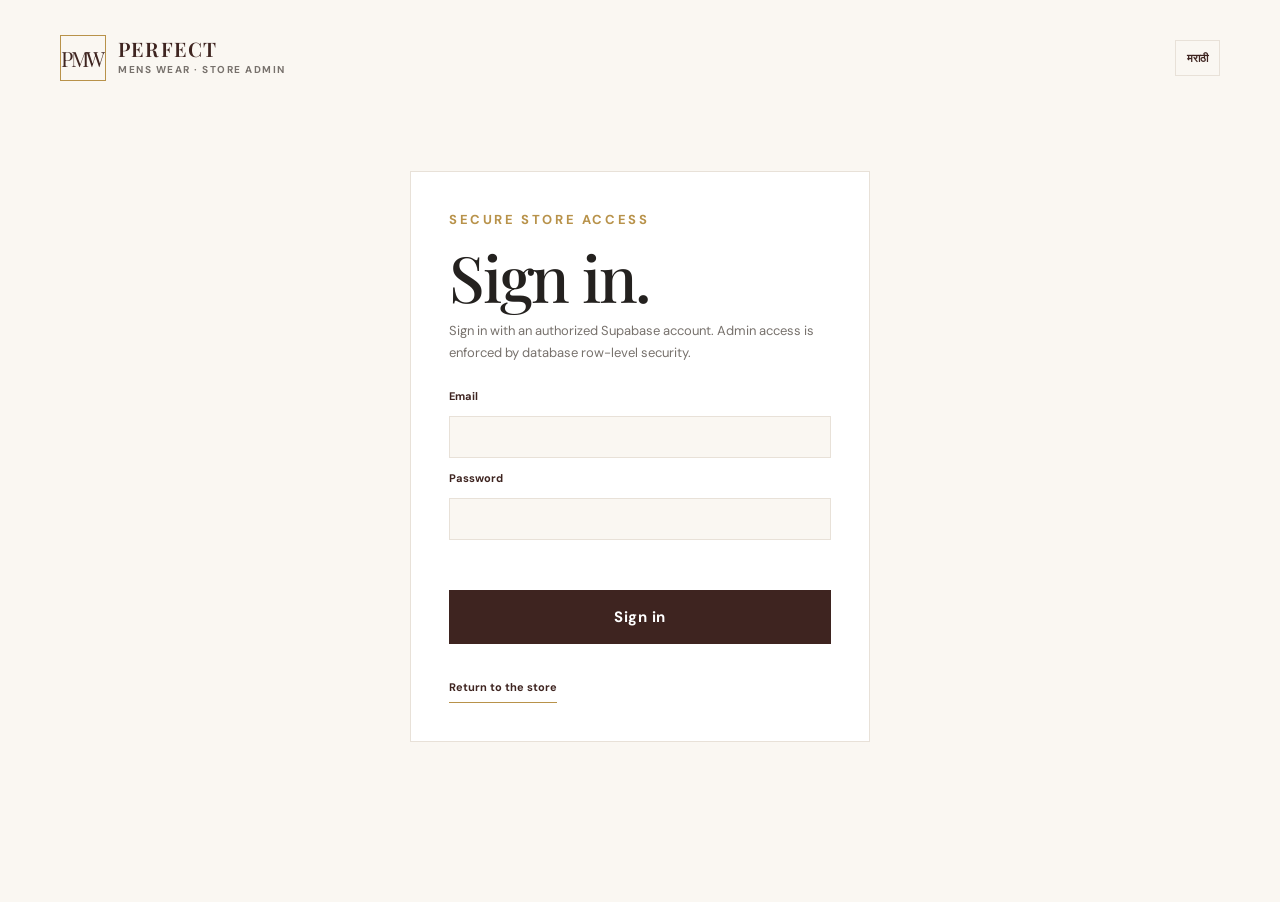
<file: admin.html>
<!doctype html>
<html lang="en">
  <head>
    <meta charset="utf-8">
    <meta name="viewport" content="width=device-width, initial-scale=1">
    <meta name="robots" content="noindex, nofollow">
    <meta name="theme-color" content="#3e2420">
    <title>Store administration | Perfect Mens Wear</title>
    <link rel="preconnect" href="https://fonts.googleapis.com">
    <link rel="preconnect" href="https://fonts.gstatic.com" crossorigin>
    <link href="https://fonts.googleapis.com/css2?family=DM+Sans:wght@400;500;600;700&family=Playfair+Display:wght@500;600;700&family=Noto+Serif+Devanagari:wght@500;600&display=swap" rel="stylesheet">
    <link rel="stylesheet" href="styles.css?v=15">
    <script src="site-config.js?v=15" defer></script>
    <script src="admin.js?v=15" defer></script>
  </head>
  <body class="admin-page">
    <main class="admin-shell page-width">
      <div class="admin-brand-row"><a class="wordmark" href="index.html"><span class="wordmark-mark">PMW</span><span class="wordmark-copy"><strong>PERFECT</strong><small>MENS WEAR · STORE ADMIN</small></span></a><button type="button" class="language-toggle" data-admin-language-toggle aria-label="Switch language">मराठी</button></div>
      <section class="admin-login" data-admin-login>
        <p class="eyebrow">SECURE STORE ACCESS</p>
        <h1>Sign in.</h1>
        <p>Sign in with an authorized Supabase account. Admin access is enforced by database row-level security.</p>
        <form data-admin-login-form>
          <label for="admin-email">Email</label><input id="admin-email" name="email" type="email" autocomplete="username" required>
          <label for="admin-password">Password</label><input id="admin-password" name="password" type="password" autocomplete="current-password" required>
          <p class="admin-message" data-admin-message role="alert"></p>
          <button class="button button-brown" type="submit">Sign in</button>
        </form>
        <a class="text-link" href="index.html">Return to the store</a>
      </section>
      <section class="admin-dashboard" data-admin-dashboard hidden>
        <header class="admin-dashboard-header">
          <div><p class="eyebrow">STORE ADMINISTRATION</p><h1>Manage your store.</h1><p data-admin-user></p></div>
          <button class="button button-outline-admin" type="button" data-admin-signout>Sign out</button>
        </header>
        <nav class="admin-tabs" aria-label="Admin sections">
          <button type="button" data-admin-tab="products" aria-selected="true">Products</button>
          <button type="button" data-admin-tab="enquiries" aria-selected="false">Order enquiries</button>
          <button type="button" data-admin-tab="store" aria-selected="false">Store information</button>
          <button type="button" data-admin-tab="banner" aria-selected="false">Homepage banner</button>
        </nav>
        <p class="admin-message" data-dashboard-message role="status"></p>
        <section class="admin-panel" data-admin-panel="products">
          <h2>Product catalogue</h2>
          <form class="admin-product-form" data-product-form>
            <input type="hidden" name="id">
            <label>Product name<input name="name" maxlength="120" required></label>
            <label>Product name (Marathi)<input name="name_mr" maxlength="120"></label>
            <label>Brand<input name="brand" maxlength="80" required></label>
            <label>Category<input name="category" maxlength="80" required></label>
            <label>Category (Marathi)<input name="category_mr" maxlength="80"></label>
            <label>Price (INR)<input name="price" type="number" min="0" step="1" required></label>
            <label>MRP (optional)<input name="mrp" type="number" min="0" step="1"></label>
            <label>Stock quantity<input name="stock" type="number" min="0" step="1" required></label>
            <label>Sizes (comma-separated)<input name="sizes" placeholder="S, M, L, XL" required></label>
            <label>Colours (comma-separated)<input name="colors" placeholder="Navy, Black"></label>
            <label>Tag<input name="tag" maxlength="40"></label>
            <label>Tag (Marathi)<input name="tag_mr" maxlength="40"></label>
            <label>Product gallery photos (up to 6)<input name="images" type="file" accept="image/jpeg,image/png,image/webp" multiple></label>
            <label class="admin-checkbox"><input name="active" type="checkbox" checked> Visible in the store</label>
            <label class="admin-checkbox"><input name="bestseller" type="checkbox"> Mark as a bestseller</label>
            <label class="admin-checkbox"><input name="new_arrival" type="checkbox"> Mark as a new arrival</label>
            <div class="admin-form-actions"><button class="button button-brown" type="submit">Save product</button><button class="button admin-cancel" type="button" data-product-reset>Clear form</button></div>
          </form>
          <div class="admin-table-wrap"><table><thead><tr><th>Product</th><th>Category</th><th>Price</th><th>Stock</th><th>Visible</th><th>Actions</th></tr></thead><tbody data-product-table></tbody></table></div>
        </section>
        <section class="admin-panel" data-admin-panel="enquiries" hidden>
          <h2>Order enquiries</h2>
          <p>Enquiries submitted through WhatsApp are not copied to this dashboard. This list displays only enquiries securely submitted to the configured Supabase project.</p>
          <div class="admin-table-wrap"><table><thead><tr><th>Received</th><th>Customer</th><th>Contact</th><th>Enquiry</th><th>Status</th><th>Actions</th></tr></thead><tbody data-enquiry-table></tbody></table></div>
        </section>
        <section class="admin-panel" data-admin-panel="store" hidden>
          <h2>Store information</h2>
          <form class="admin-store-form" data-store-form>
            <label>Store phone<input name="phone" type="tel" maxlength="30"></label>
            <label>Opening hours<input name="hours" maxlength="160"></label>
            <label>Full store address<textarea name="address" rows="3" maxlength="300"></textarea></label>
            <label>Google Maps directions URL<input name="mapUrl" type="url" required></label>
            <label>Google Maps embed URL (optional)<input name="mapEmbedUrl" type="url"></label>
            <label>Instagram profile URL (optional)<input name="instagramUrl" type="url"></label>
            <button class="button button-brown" type="submit">Save store information</button>
          </form>
        </section>
        <section class="admin-panel" data-admin-panel="banner" hidden>
          <h2>Homepage banner</h2>
          <form class="admin-banner-form" data-banner-form>
            <label>Banner title<input name="title" maxlength="120" required></label>
            <label>Banner title (Marathi)<input name="title_mr" maxlength="120"></label>
            <label>Image URL<input name="image_url" type="url"></label>
            <label>Upload a banner image<input name="image" type="file" accept="image/jpeg,image/png,image/webp"></label>
            <label>Store page link (optional)<input name="link_url" type="text" placeholder="collection.html or contact.html"></label>
            <label class="admin-checkbox"><input name="active" type="checkbox" checked> Publish this banner</label>
            <button class="button button-brown" type="submit">Save homepage banner</button>
          </form>
        </section>
      </section>
    </main>
  </body>
</html>
</file>
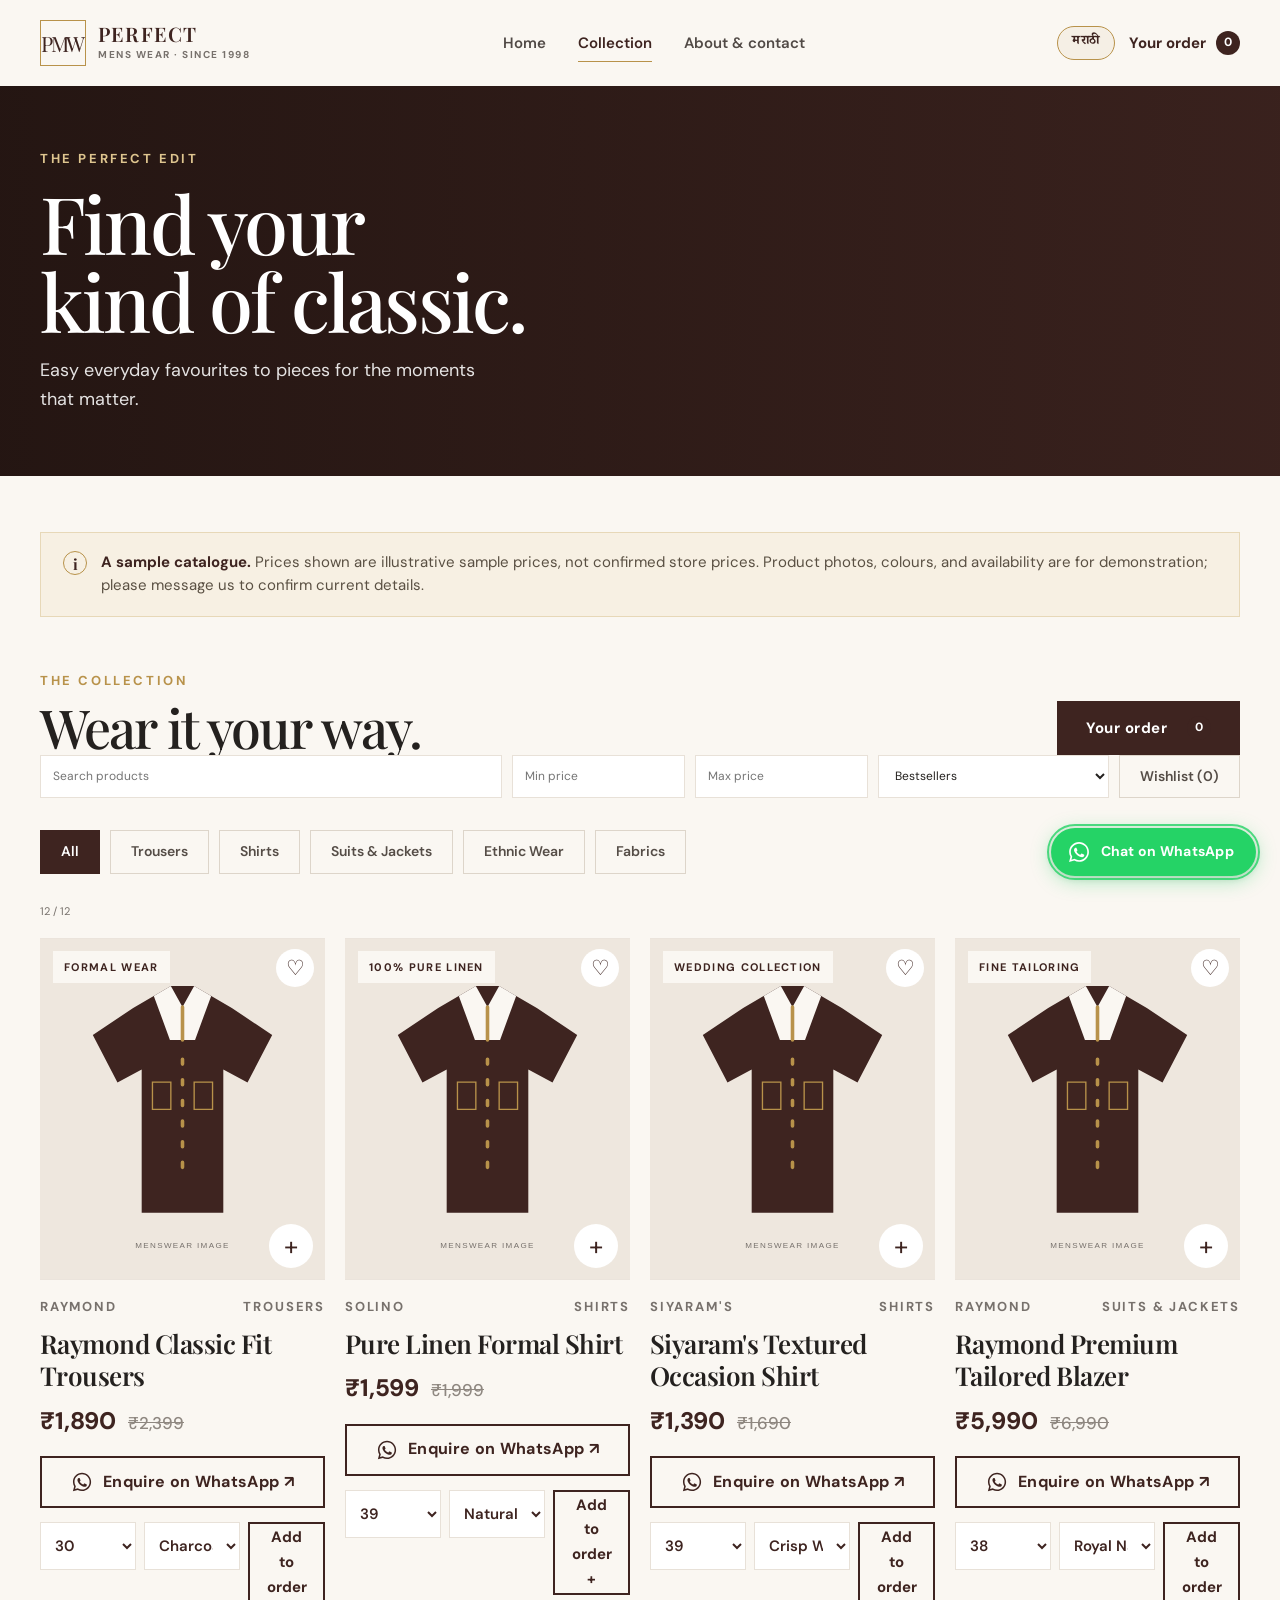
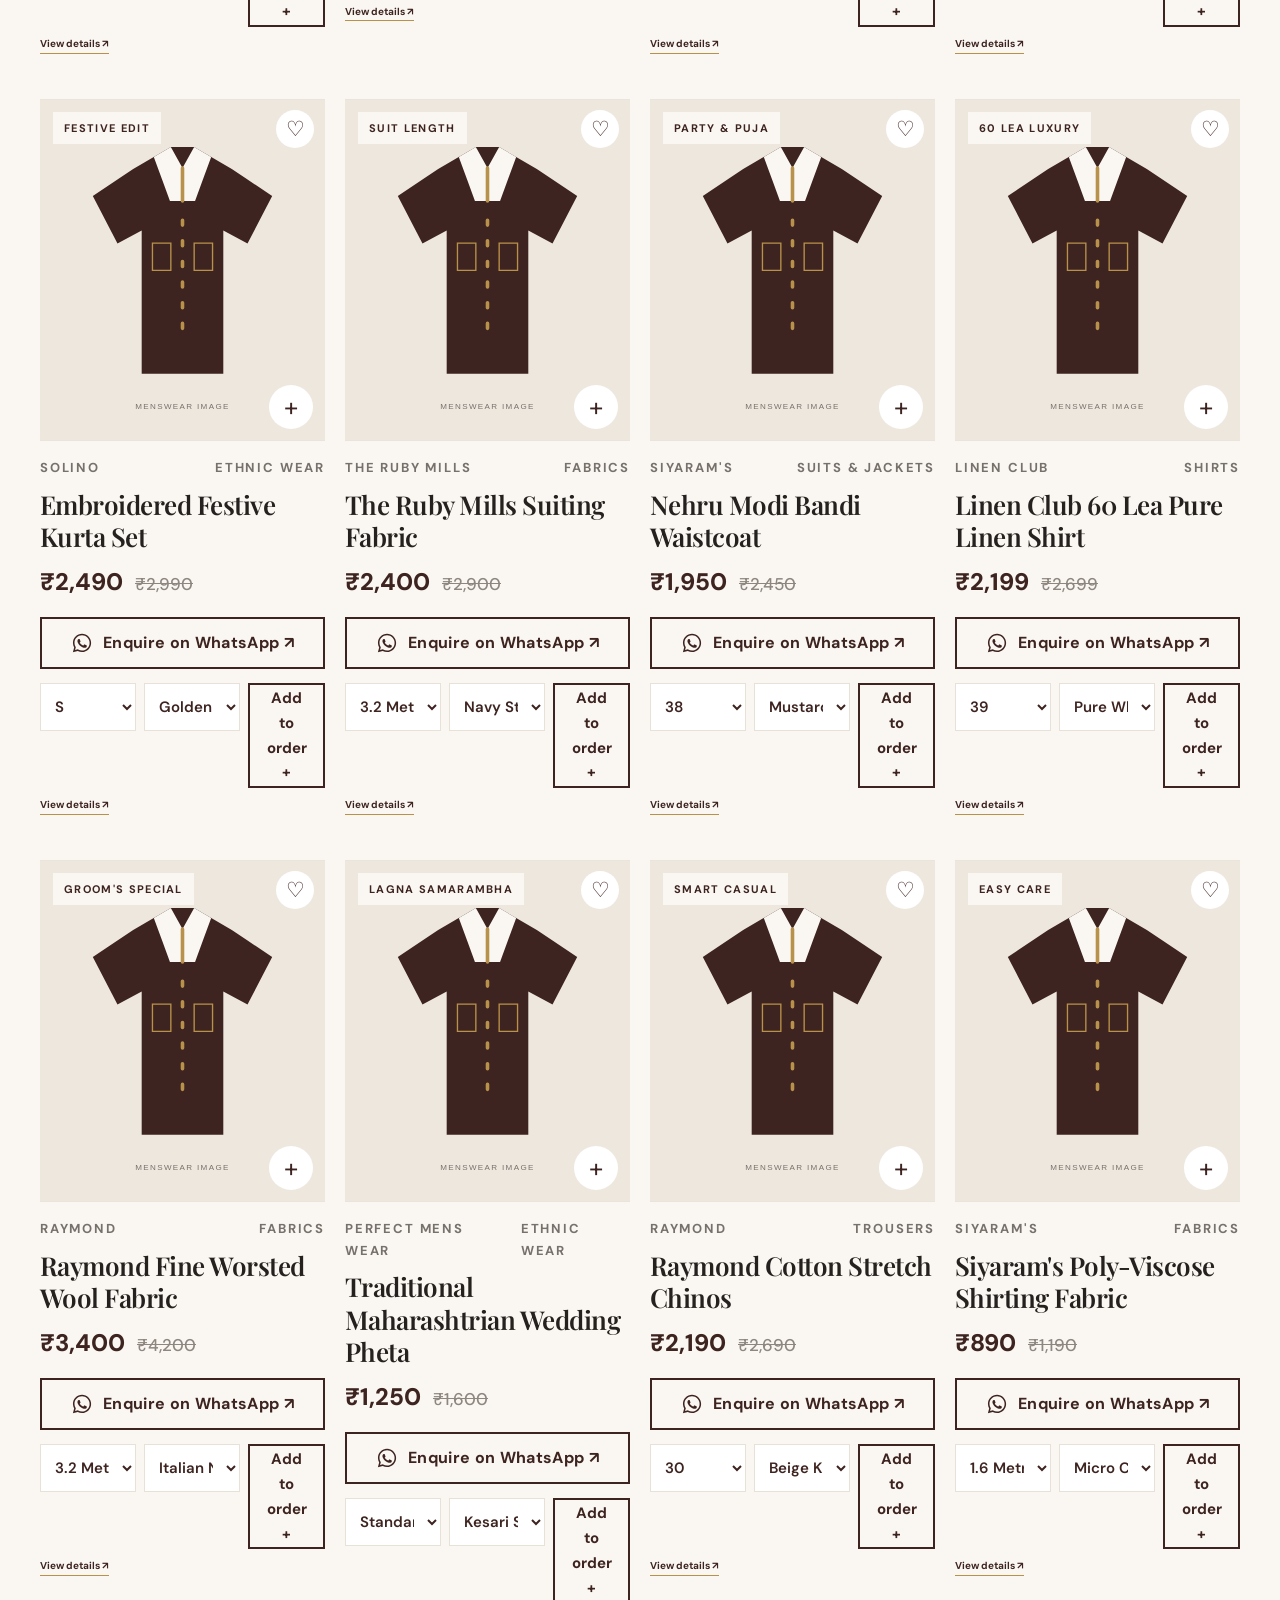
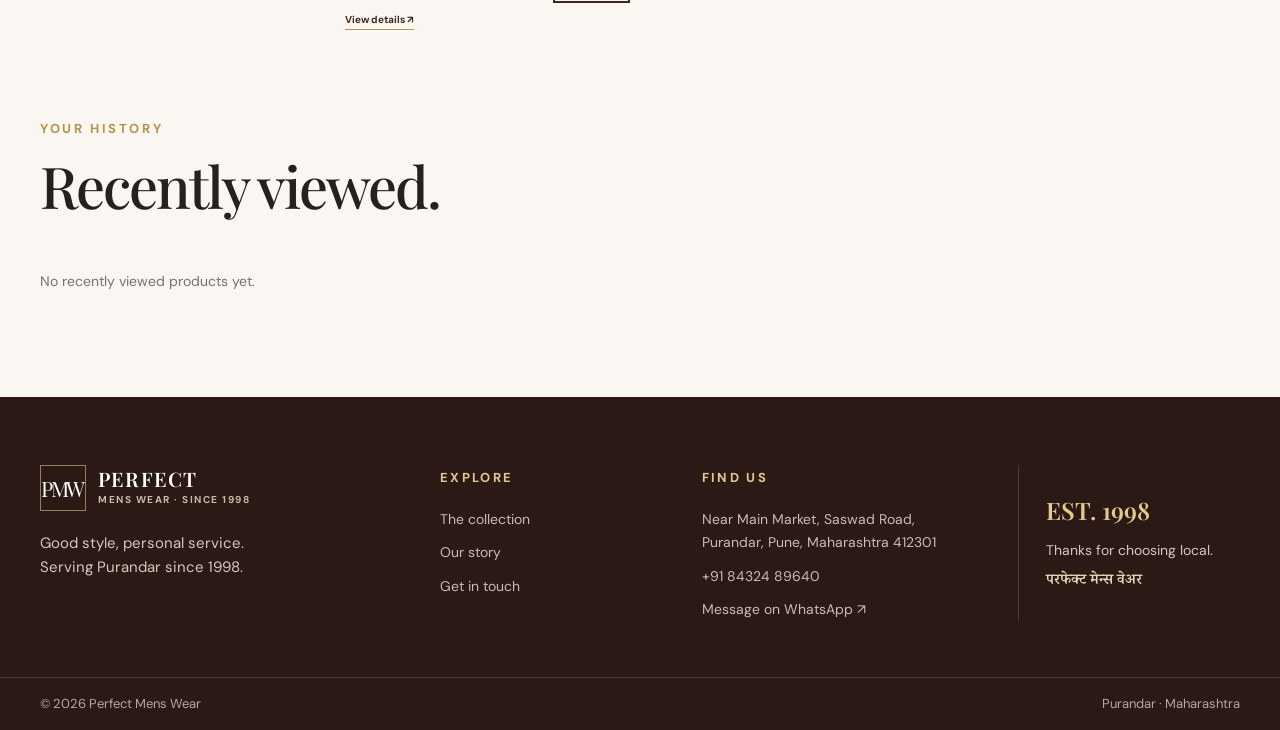
<file: collection.html>
<!doctype html>
<html lang="en">
  <head>
    <meta charset="utf-8">
    <meta name="viewport" content="width=device-width, initial-scale=1">
    <meta name="theme-color" content="#3e2420">
    <meta name="description" content="Browse shirts, ethnic wear, tailoring, trousers, and fabrics at Perfect Mens Wear.">
    <meta property="og:title" content="The Collection | Perfect Mens Wear">
    <meta property="og:description" content="Explore menswear and fabrics from Perfect Mens Wear in Purandar.">
    <meta property="og:type" content="website">
    <title>The Collection | Perfect Mens Wear</title>
    <link rel="preconnect" href="https://fonts.googleapis.com">
    <link rel="preconnect" href="https://fonts.gstatic.com" crossorigin>
    <link href="https://fonts.googleapis.com/css2?family=DM+Sans:wght@400;500;600;700&family=Playfair+Display:wght@500;600;700&family=Noto+Serif+Devanagari:wght@500;600&display=swap" rel="stylesheet">
    <link rel="stylesheet" href="styles.css?v=15">
    <script src="site-config.js?v=15" defer></script>
    <script src="products.js?v=15" defer></script>
    <script src="app.js?v=15" defer></script>
  </head>
  <body data-page="collection">
    <div id="site-header"></div>
    <main id="main-content">
      <section class="page-hero collection-hero">
        <div class="page-width page-hero-content"><p class="eyebrow eyebrow-light">THE PERFECT EDIT</p><h1>Find your<br>kind of classic.</h1><p>Easy everyday favourites to pieces for the moments that matter.</p></div>
      </section>
      <section class="collection-section section-padding">
        <div class="page-width">
          <div class="catalog-notice"><span class="notice-mark">i</span><p><strong>A sample catalogue.</strong> Prices shown are illustrative sample prices, not confirmed store prices. Product photos, colours, and availability are for demonstration; please message us to confirm current details.</p></div>
          <div class="collection-toolbar">
            <div><p class="eyebrow">THE COLLECTION</p><h2>Wear it your way.</h2></div>
            <button class="button button-brown cart-open" type="button">Your order <span class="cart-count" data-cart-count>0</span></button>
          </div>
          <div class="filter-list" role="group" aria-label="Filter products by category" data-category-filters></div>
          <div class="product-grid" data-product-list="all"></div>
          <div class="recent-products-section">
            <div class="section-heading"><p class="eyebrow">YOUR HISTORY</p><h2>Recently viewed.</h2></div>
            <div class="product-grid" data-recent-products></div>
          </div>
        </div>
      </section>
    </main>
    <div id="site-footer"></div>
    <div id="site-overlays"></div>
  </body>
</html>
</file>
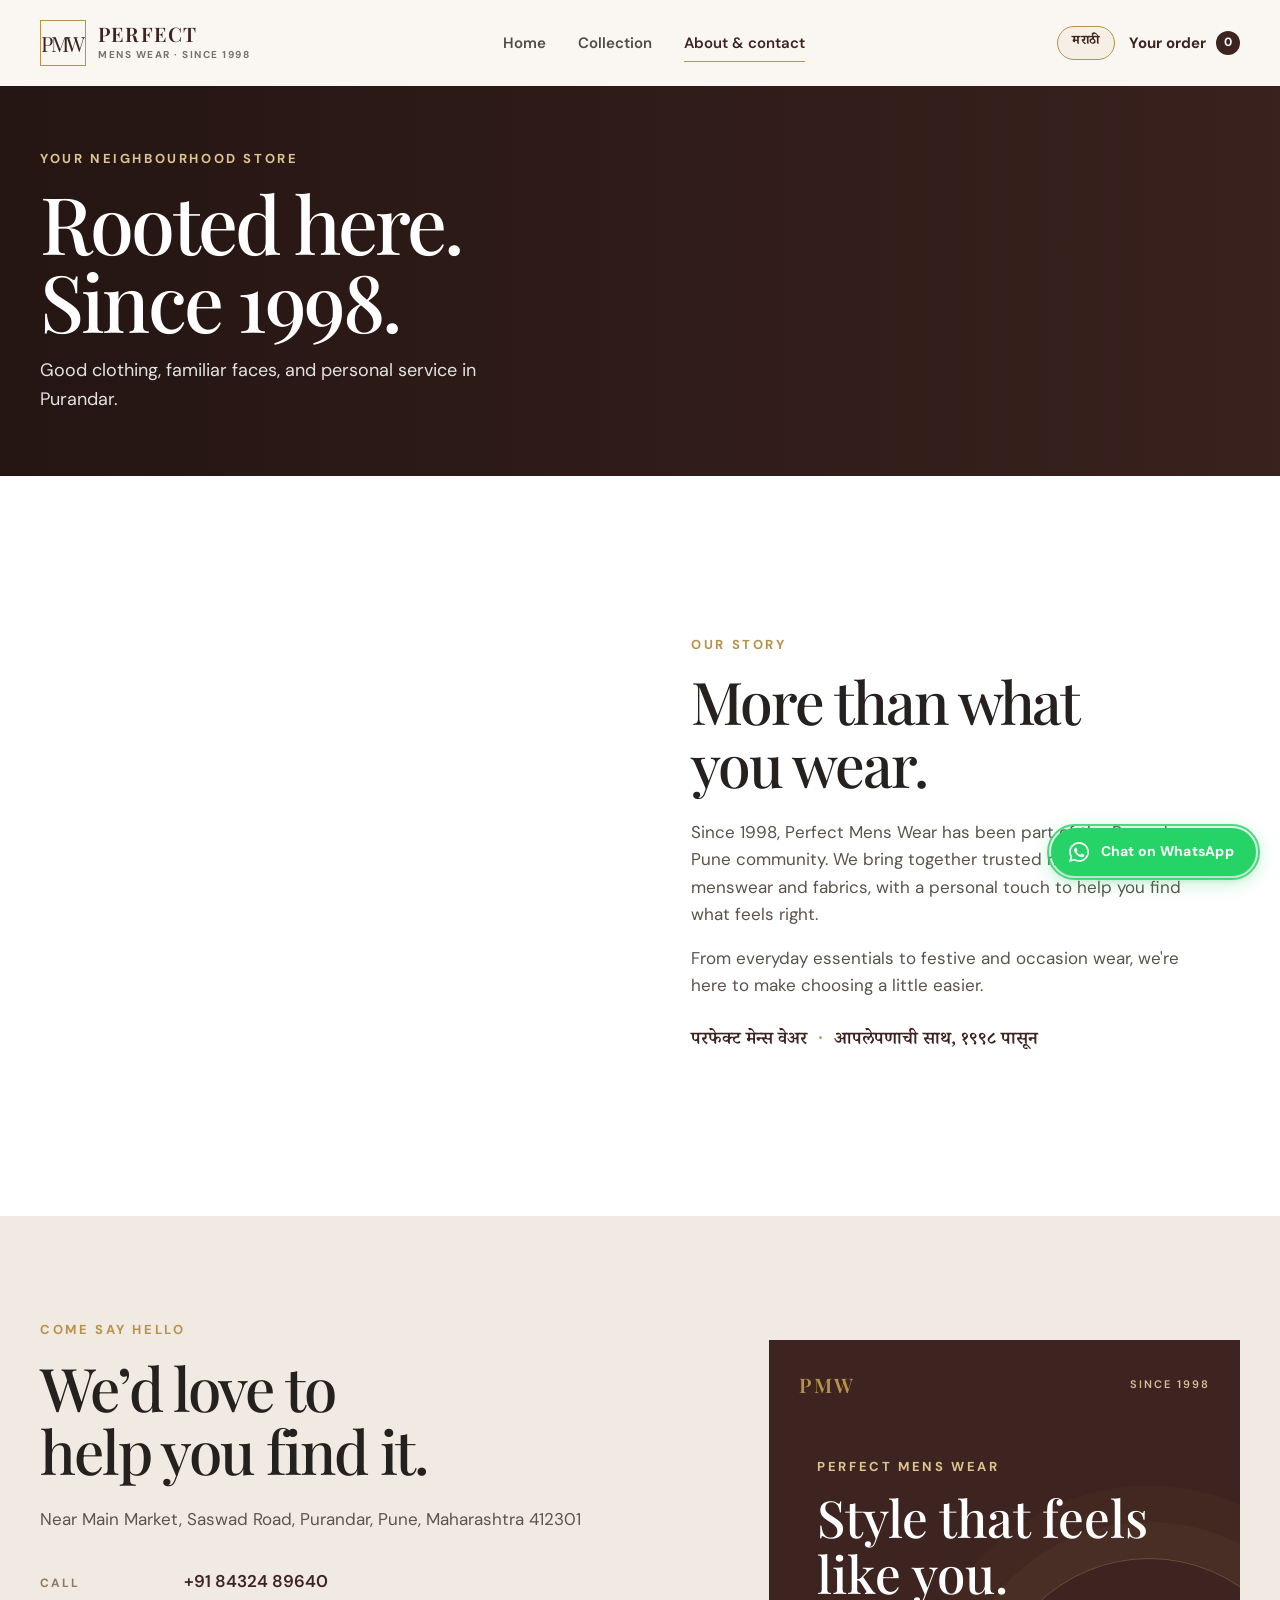
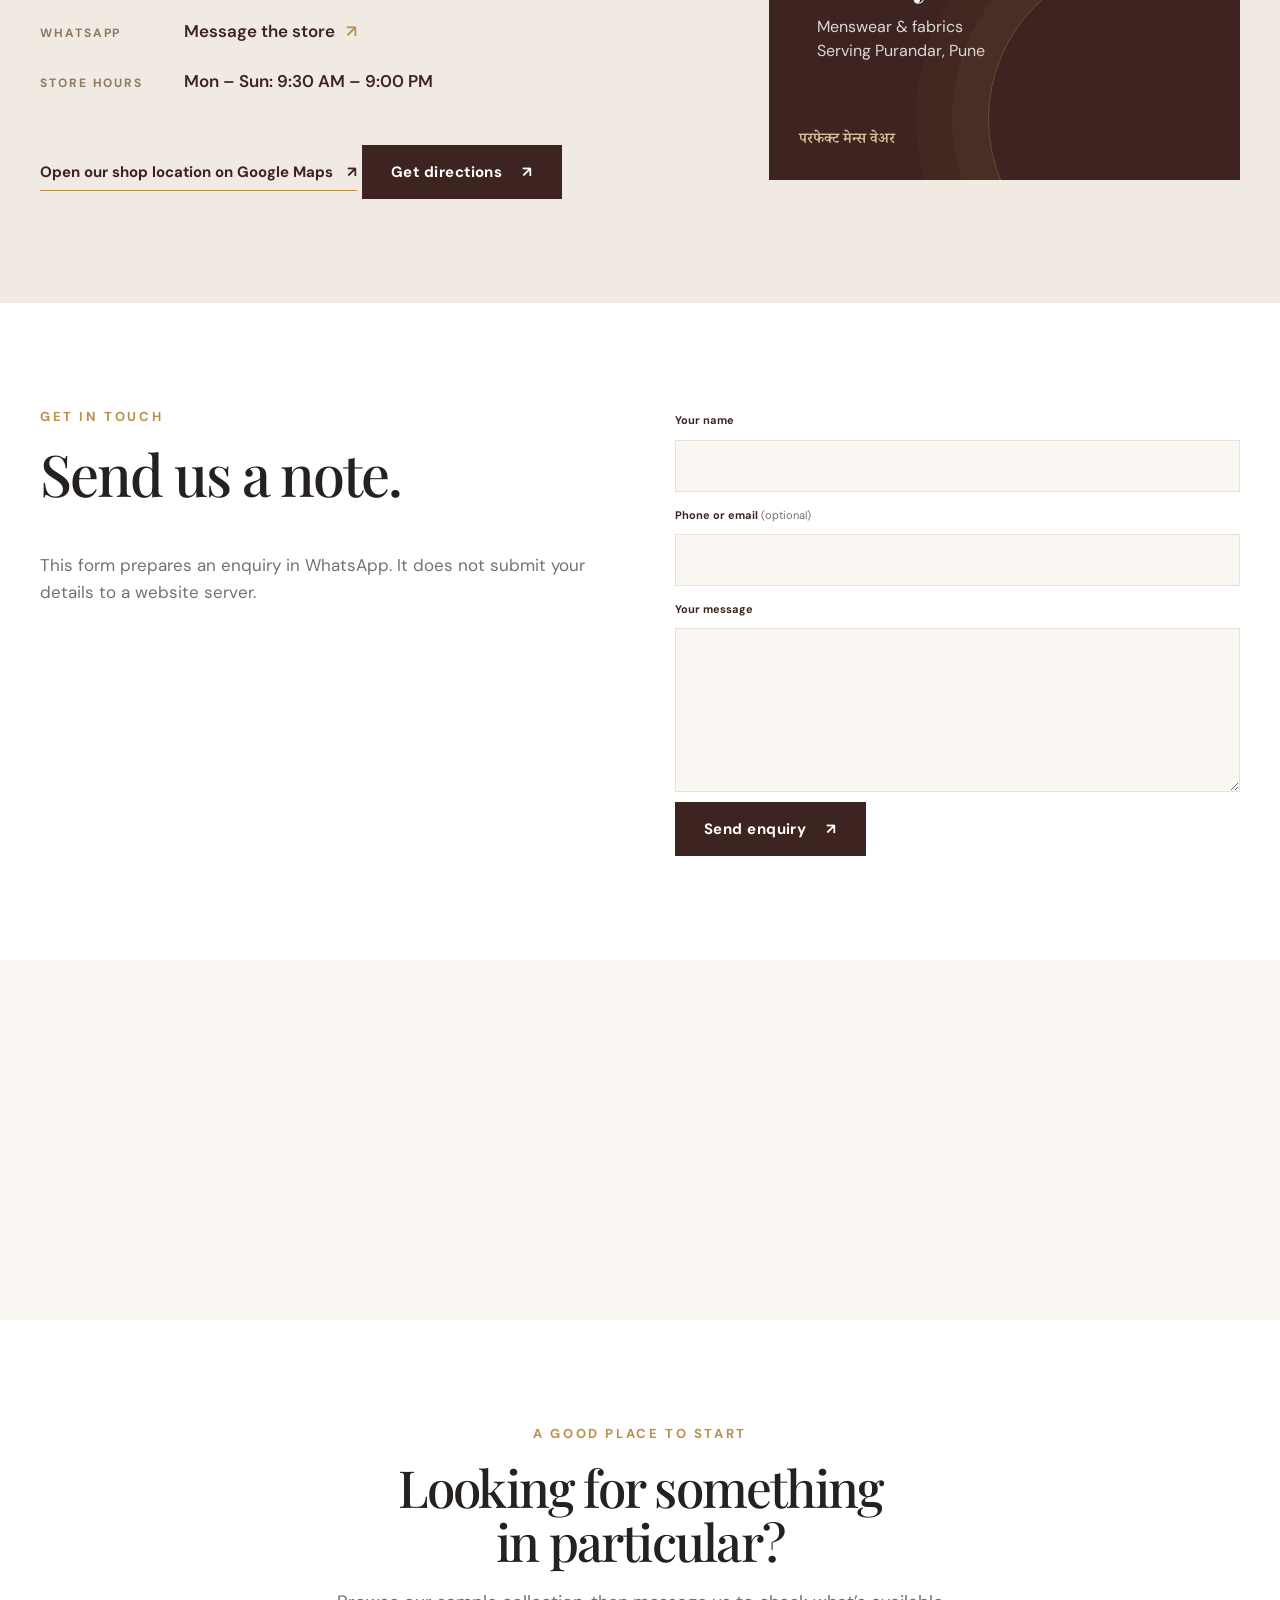
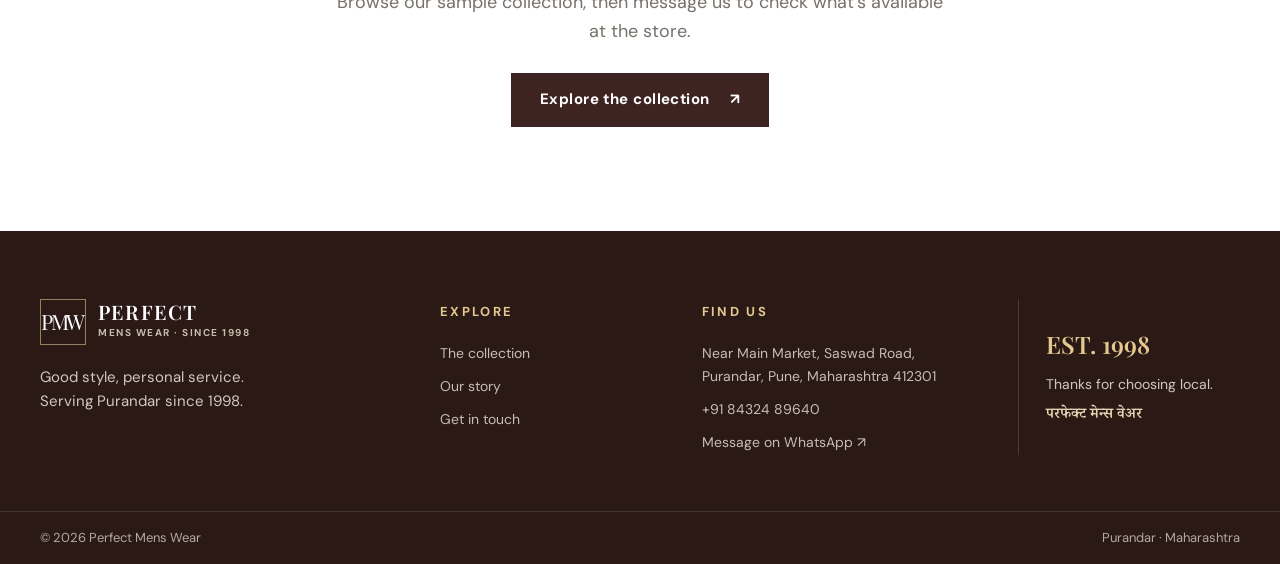
<file: contact.html>
<!doctype html>
<html lang="en">
  <head>
    <meta charset="utf-8">
    <meta name="viewport" content="width=device-width, initial-scale=1">
    <meta name="theme-color" content="#3e2420">
    <meta name="description" content="Get in touch with Perfect Mens Wear, your local menswear and fabric store serving Purandar since 1998.">
    <meta property="og:title" content="About & Contact | Perfect Mens Wear">
    <meta property="og:description" content="Visit or get in touch with Perfect Mens Wear in Purandar, Maharashtra.">
    <meta property="og:type" content="website">
    <title>About &amp; Contact | Perfect Mens Wear</title>
    <link rel="preconnect" href="https://fonts.googleapis.com">
    <link rel="preconnect" href="https://fonts.gstatic.com" crossorigin>
    <link href="https://fonts.googleapis.com/css2?family=DM+Sans:wght@400;500;600;700&family=Playfair+Display:wght@500;600;700&family=Noto+Serif+Devanagari:wght@500;600&display=swap" rel="stylesheet">
    <link rel="stylesheet" href="styles.css?v=15">
    <script src="site-config.js?v=15" defer></script>
    <script src="products.js?v=15" defer></script>
    <script src="app.js?v=15" defer></script>
  </head>
  <body data-page="contact">
    <div id="site-header"></div>
    <main id="main-content">
      <section class="page-hero contact-hero">
        <div class="page-width page-hero-content"><p class="eyebrow eyebrow-light">YOUR NEIGHBOURHOOD STORE</p><h1>Rooted here.<br>Since 1998.</h1><p>Good clothing, familiar faces, and personal service in Purandar.</p></div>
      </section>
      <section class="story-section section-padding">
        <div class="page-width story-grid">
          <div class="story-image" role="img" aria-label="Man wearing a classic tailored blazer"></div>
          <div class="story-copy"><p class="eyebrow">OUR STORY</p><h2>More than what<br>you wear.</h2><p>Since 1998, Perfect Mens Wear has been part of the Purandar, Pune community. We bring together trusted names in menswear and fabrics, with a personal touch to help you find what feels right.</p><p>From everyday essentials to festive and occasion wear, we're here to make choosing a little easier.</p><p class="story-signoff" lang="mr">परफेक्ट मेन्स वेअर <span>·</span> आपलेपणाची साथ, १९९८ पासून</p></div>
        </div>
      </section>
      <section class="contact-section section-padding">
        <div class="page-width contact-grid">
          <div class="contact-copy"><p class="eyebrow">COME SAY HELLO</p><h2>We’d love to<br>help you find it.</h2><p class="contact-location" data-store-address>Ta. Purandar, Dist. Pune,<br>Maharashtra, India</p><div class="contact-details">
            <div class="contact-detail"><span>CALL</span><a data-contact-phone href="contact.html">Phone details to be added</a></div>
            <div class="contact-detail"><span>WHATSAPP</span><button class="inline-button whatsapp-action" type="button">Message the store <span aria-hidden="true">↗</span></button></div>
            <div class="contact-detail"><span>STORE HOURS</span><p data-contact-hours>Hours to be confirmed</p></div>
          </div>
          <a class="text-link" data-map-link href="https://maps.app.goo.gl/xynNc9MXtxaGUpaV7?g_st=aw" target="_blank" rel="noopener noreferrer">Open our shop location on Google Maps <span aria-hidden="true">↗</span></a>
          <a class="button button-brown directions-link" data-map-link href="https://maps.app.goo.gl/xynNc9MXtxaGUpaV7?g_st=aw" target="_blank" rel="noopener noreferrer">Get directions <span aria-hidden="true">↗</span></a>
          </div>
          <div class="contact-card"><div class="contact-card-top"><span class="monogram">PMW</span><span class="since-label">SINCE 1998</span></div><p class="eyebrow eyebrow-light">PERFECT MENS WEAR</p><h3>Style that feels<br>like you.</h3><p>Menswear &amp; fabrics<br>Serving Purandar, Pune</p><div class="contact-card-bottom">परफेक्ट मेन्स वेअर</div></div>
        </div>
      </section>
      <section class="contact-form-section section-padding">
        <div class="page-width contact-form-layout">
          <div><p class="eyebrow">GET IN TOUCH</p><h2>Send us a note.</h2><p class="section-intro">This form prepares an enquiry in WhatsApp. It does not submit your details to a website server.</p></div>
          <form class="contact-form" data-contact-form>
            <label for="contact-name">Your name</label><input id="contact-name" name="name" autocomplete="name" maxlength="80" required>
            <label for="contact-phone">Phone or email <span>(optional)</span></label><input id="contact-phone" name="contact" autocomplete="email" maxlength="120">
            <label for="contact-message">Your message</label><textarea id="contact-message" name="message" rows="5" maxlength="1000" required></textarea>
            <p class="form-error" data-contact-form-error role="status"></p>
            <button class="button button-brown" type="submit">Send enquiry <span aria-hidden="true">↗</span></button>
          </form>
        </div>
      </section>
      <section class="map-section" data-map-embed aria-label="Store map"></section>
      <section class="closing-section section-padding"><div class="page-width centered"><p class="eyebrow">A GOOD PLACE TO START</p><h2>Looking for something<br>in particular?</h2><p class="section-intro">Browse our sample collection, then message us to check what’s available at the store.</p><a class="button button-brown" href="collection.html">Explore the collection <span aria-hidden="true">↗</span></a></div></section>
    </main>
    <div id="site-footer"></div>
    <div id="site-overlays"></div>
  </body>
</html>
</file>
<file: styles.css>
:root {
  color-scheme: light;
  --brown: #3e2420;
  --brown-deep: #2b1916;
  --paper: #faf7f2;
  --white: #fff;
  --ink: #24211f;
  --muted: #77716c;
  --line: #e8e1d8;
  --gold: #b8924a;
  --green: #238a4b;
  --serif: "Playfair Display", Georgia, serif;
  --sans: "DM Sans", Arial, sans-serif;
  --devanagari: "Noto Serif Devanagari", serif;
}

* { box-sizing: border-box; }
html { scroll-behavior: smooth; }
body { margin: 0; background: var(--paper); color: var(--ink); font-family: var(--sans); font-size: 17px; line-height: 1.65; -webkit-font-smoothing: antialiased; }
body.drawer-is-open { overflow: hidden; }
button, input, select, textarea { font: inherit; }
button, a, select { -webkit-tap-highlight-color: transparent; }
button { color: inherit; }
a { color: inherit; text-decoration: none; }
img { display: block; max-width: 100%; }
h1, h2, h3, p { margin-top: 0; }
h1, h2, .category-name { font-family: var(--serif); font-weight: 500; letter-spacing: -.035em; }
h1 { font-size: clamp(3.4rem, 7.2vw, 6.8rem); line-height: .98; }
h2 { font-size: clamp(2.4rem, 4.5vw, 4.2rem); line-height: 1.06; }
h3 { font-family: var(--serif); font-weight: 500; }
::selection { color: var(--white); background: var(--brown); }
.page-width { width: min(1200px, calc(100% - 64px)); margin-inline: auto; }
.section-padding { padding-block: 104px; }
.centered { text-align: center; }
.mobile-only { display: none; }
.small-note { margin: 24px 0 0; color: var(--muted); font-size: 14px; }
.eyebrow { margin-bottom: 16px; color: var(--gold); font-size: 13px; font-weight: 700; letter-spacing: .2em; line-height: 1.5; text-transform: uppercase; }
.eyebrow-light { color: #dec58f; }
.section-heading { margin-bottom: 48px; }
.section-heading h2 { margin-bottom: 0; }
.split-heading { display: flex; align-items: end; justify-content: space-between; gap: 30px; }
.split-heading .text-link { margin-bottom: 10px; }
.section-intro { max-width: 620px; margin: 20px auto 0; color: var(--muted); font-size: 17px; line-height: 1.6; }
.text-link { display: inline-flex; align-items: center; gap: 14px; padding: 5px 0; border: 0; border-bottom: 1px solid var(--gold); background: transparent; color: var(--brown); font-size: 15px; font-weight: 700; cursor: pointer; transition: gap .2s ease; }
.text-link:hover { gap: 20px; }
.text-link-light { color: var(--white); border-color: #dec58f; }
.button { display: inline-flex; min-height: 54px; align-items: center; justify-content: center; gap: 20px; padding: 0 28px; border: 1px solid transparent; font-size: 15px; font-weight: 700; letter-spacing: .03em; cursor: pointer; transition: background .2s ease, color .2s ease, border-color .2s ease, transform .2s ease; }
.button:hover { transform: translateY(-2px); }
.button-gold { background: var(--gold); color: var(--brown-deep); }
.button-gold:hover { background: #d1ad66; }
.button-brown { background: var(--brown); color: var(--white); }
.button-brown:hover { background: var(--brown-deep); }
.button-outline-light { border-color: rgba(255,255,255,.55); color: var(--white); }
.button-outline-light:hover { background: var(--white); color: var(--brown); }
.button-whatsapp { background: var(--green); color: var(--white); }
.button-whatsapp:hover { background: #176f3b; }
.button-full { width: 100%; }
.skip-link { position: fixed; z-index: 20; top: -60px; left: 16px; padding: 10px 16px; background: var(--white); color: var(--brown); }
.skip-link:focus { top: 12px; }
.sr-only { position: absolute; width: 1px; height: 1px; overflow: hidden; clip: rect(0,0,0,0); white-space: nowrap; clip-path: inset(50%); }

.storefront-home-content {
  position: relative;
  z-index: 20;
  background: var(--paper);
}

.nav-actions {
  display: flex;
  align-items: center;
  gap: 14px;
}

.language-pill {
  display: inline-flex;
  align-items: center;
  justify-content: center;
  min-height: 34px;
  padding: 0 14px;
  border: 1.5px solid var(--gold);
  border-radius: 9999px;
  background: rgba(184, 146, 74, 0.08);
  color: var(--brown);
  font-family: var(--devanagari, var(--sans));
  font-size: 13px;
  font-weight: 700;
  letter-spacing: .04em;
  cursor: pointer;
  transition: all .2s ease;
  touch-action: manipulation;
  -webkit-tap-highlight-color: transparent;
}

.language-pill:hover,
.language-pill:focus-visible {
  border-color: var(--brown);
  background: var(--gold);
  color: var(--white);
  transform: translateY(-1px);
}

/* Header */
.site-header {
  position: sticky;
  top: 0;
  z-index: 1000;
  height: 86px;
  background: var(--paper);
  box-shadow: 0 1px 0 rgba(36,25,20,.06);
}
.nav-inner, .primary-nav, .wordmark { display: flex; align-items: center; }
.nav-inner { height: 100%; justify-content: space-between; }
.wordmark { gap: 12px; }
.wordmark-mark { display: flex; width: 46px; height: 46px; align-items: center; justify-content: center; padding-right: .11em; border: 1.5px solid var(--gold); color: var(--brown); font-family: var(--serif); font-size: 21px; letter-spacing: -.11em; }
.wordmark-copy { display: grid; gap: 2px; }
.wordmark-copy strong { color: var(--brown); font-family: var(--serif); font-size: 20px; font-weight: 600; letter-spacing: .06em; line-height: 1.1; }
.wordmark-copy small { color: var(--muted); font-size: 10px; font-weight: 700; letter-spacing: .15em; }
.primary-nav { gap: 32px; position: relative; z-index: 1001; }
.primary-nav > a { position: relative; padding-block: 8px; color: #514a46; font-size: 15px; font-weight: 600; }
.primary-nav > a::after { position: absolute; right: 0; bottom: 1px; left: 0; height: 1.5px; background: var(--gold); content: ""; transform: scaleX(0); transform-origin: left; transition: transform .2s ease; }
.primary-nav > a:hover::after, .primary-nav > a.is-active::after { transform: scaleX(1); }
.primary-nav > a.is-active { color: var(--brown); }
.nav-order { display: inline-flex; min-height: 44px; align-items: center; gap: 10px; padding: 0; border: 0; background: transparent; color: var(--brown); font-size: 15px; font-weight: 700; cursor: pointer; }
.cart-count { display: inline-grid; min-width: 24px; height: 24px; place-items: center; border-radius: 50%; background: var(--brown); color: var(--white); font-size: 12px; }
.nav-toggle {
  display: none;
  width: 44px;
  height: 44px;
  padding: 10px;
  border: 0;
  background: transparent;
  cursor: pointer;
  position: relative;
  z-index: 1005;
  touch-action: manipulation;
  -webkit-tap-highlight-color: transparent;
}
.nav-toggle span {
  display: block;
  width: 24px;
  height: 2px;
  margin: 4px auto;
  background: var(--brown);
  border-radius: 1px;
  transition: transform .25s ease, opacity .25s ease;
}
.nav-toggle[aria-expanded="true"] span:first-child { transform: translateY(3px) rotate(45deg); }
.nav-toggle[aria-expanded="true"] span:last-child { transform: translateY(-3px) rotate(-45deg); }

/* Home */
.hero { position: relative; min-height: 720px; overflow: hidden; background: var(--brown-deep, #140d0b); color: var(--white); }
.hero-image, .hero-shade { position: absolute; inset: 0; }
.hero-image {
  background: url("assets/storefront.webp") center 22% / cover no-repeat;
  filter: contrast(1.04) brightness(0.90);
  transform: scale(1.02);
  transition: transform 1.2s cubic-bezier(0.2, 0.8, 0.2, 1);
}
.hero-shade {
  background:
    linear-gradient(90deg, rgba(20, 13, 11, 0.92) 0%, rgba(20, 13, 11, 0.72) 48%, rgba(20, 13, 11, 0.22) 100%),
    linear-gradient(180deg, rgba(20, 13, 11, 0.45) 0%, transparent 40%, rgba(20, 13, 11, 0.72) 75%, var(--paper) 100%);
}
.hero-content { position: relative; display: flex; min-height: 720px; flex-direction: column; align-items: flex-start; justify-content: center; padding-block: 85px 120px; }
.hero h1 { margin-bottom: 18px; }
.hero-marathi { margin-bottom: 20px; color: #e6d5b3; font-family: var(--devanagari); font-size: clamp(22px, 2.8vw, 32px); font-weight: 600; }
.hero-copy { max-width: 480px; margin-bottom: 32px; color: rgba(255,255,255,.88); font-size: 19px; line-height: 1.6; }
.hero-actions { display: flex; align-items: center; gap: 28px; }
.since-badge { position: absolute; right: 25px; bottom: 53px; display: grid; width: 136px; height: 136px; place-content: center; border: 1.5px solid rgba(222,197,143,.85); border-radius: 50%; text-align: center; transform: rotate(7deg); }
.since-badge span { color: #e9d8b8; font-size: 12px; font-weight: 600; letter-spacing: .08em; }
.since-badge strong { color: var(--white); font-family: var(--serif); font-size: 23px; font-weight: 600; }
.hero-caption { position: absolute; right: 32px; bottom: 19px; color: rgba(255,255,255,.75); font-size: 11px; font-weight: 600; letter-spacing: .2em; }
.brand-section { padding-block: 84px 74px; background: var(--white); }
.brand-section .section-heading { margin-bottom: 38px; }
.brand-section .section-heading h2 { font-size: clamp(2.2rem, 3.5vw, 3.2rem); }
.brand-list { display: flex; flex-wrap: wrap; align-items: center; justify-content: space-around; gap: 24px; padding-block: 32px; border-top: 1px solid var(--line); border-bottom: 1px solid var(--line); color: #5a544f; }
.brand-list span { font-family: var(--serif); font-size: 26px; font-weight: 600; }
.brand-list span:nth-child(2) { font-family: var(--sans); font-size: 20px; font-weight: 700; letter-spacing: .12em; }
.brand-list span:nth-child(3) { font-family: var(--sans); font-size: 23px; font-weight: 700; }
.brand-list span:nth-child(4) { font-family: var(--serif); font-size: 26px; font-style: italic; }
.brand-list span:nth-child(5) { max-width: 115px; font-size: 18px; font-weight: 600; line-height: 1.15; text-align: center; }
.brand-section .small-note { margin-top: 20px; }
.category-section { padding-bottom: 96px; }
.category-grid { display: grid; grid-template-columns: repeat(3, 1fr); gap: 18px; }
.category-card { position: relative; display: flex; min-height: 380px; flex-direction: column; justify-content: space-between; overflow: hidden; padding: 28px; background-color: var(--brown); background-position: center; background-size: cover; color: var(--white); }
.category-card::before { position: absolute; inset: 0; background: linear-gradient(180deg, rgba(25,18,16,.08), rgba(25,18,16,.75)); content: ""; transition: background .2s ease; }
.category-card:hover::before { background: linear-gradient(180deg, rgba(25,18,16,.03), rgba(25,18,16,.85)); }
.category-card > * { position: relative; }
.category-shirts { background-image: url("https://images.unsplash.com/photo-1598033129183-c4f50c736f10?auto=format&fit=crop&w=900&q=82"); }
.category-ethnic { background-image: url("https://images.unsplash.com/photo-1617137968427-85924c800a22?auto=format&fit=crop&w=900&q=82"); }
.category-tailoring { background-image: url("https://images.unsplash.com/photo-1617127365659-c47fa864d8bc?auto=format&fit=crop&w=900&q=82"); }
.category-index { color: #f0dfc0; font-size: 12px; font-weight: 700; letter-spacing: .18em; }
.category-name { margin: auto 0 8px; font-size: clamp(2rem, 3.4vw, 2.9rem); font-weight: 600; }
.category-arrow { position: absolute; right: 24px; bottom: 27px; font-size: 24px; }
.featured-section { background: #f0eae2; }
.new-arrivals-section { background: var(--white); }
.bestsellers-section { background: #f0eae2; }
.product-grid { display: grid; grid-template-columns: repeat(4, minmax(0, 1fr)); gap: 28px 20px; }
.product-card { min-width: 0; transition: transform .25s ease; }
.product-card:hover { transform: translateY(-3px); }
.product-image-wrap { position: relative; aspect-ratio: 4 / 4.8; overflow: hidden; background: #e9e3dc; }
.product-image { width: 100%; height: 100%; object-fit: cover; transition: transform .5s cubic-bezier(.2,.7,.2,1); }
.product-card:hover .product-image { transform: scale(1.045); }
.product-image.image-unavailable { visibility: hidden; }
.product-tag { position: absolute; top: 13px; left: 13px; padding: 7px 11px; background: var(--paper); color: var(--brown); font-size: 11px; font-weight: 700; letter-spacing: .12em; text-transform: uppercase; }
.product-add { position: absolute; right: 12px; bottom: 12px; display: grid; width: 44px; height: 44px; place-items: center; border: 0; border-radius: 50%; background: var(--white); color: var(--brown); font-size: 26px; cursor: pointer; transition: background .2s ease, color .2s ease; }
.product-add:hover { background: var(--brown); color: var(--white); }
.product-meta { display: flex; justify-content: space-between; gap: 8px; margin-top: 16px; color: var(--muted); font-size: 13px; font-weight: 700; letter-spacing: .14em; text-transform: uppercase; }
.product-card h3 { margin: 10px 0 8px; font-family: var(--serif); font-size: 26px; font-weight: 600; line-height: 1.25; letter-spacing: -.02em; color: var(--ink); }
.product-price { display: flex; align-items: baseline; gap: 12px; margin-bottom: 6px; }
.product-price strong { font-size: 24px; font-weight: 800; color: var(--brown); }
.product-mrp { color: #8e8780; font-size: 17px; font-weight: 500; text-decoration: line-through; }
.product-enquiry-button { display: flex; width: 100%; min-height: 52px; align-items: center; justify-content: center; gap: 10px; margin-top: 16px; padding: 0 18px; border: 2px solid var(--brown); background: transparent; color: var(--brown); font-family: var(--sans); font-size: 16px; font-weight: 700; letter-spacing: .02em; cursor: pointer; transition: background .2s ease, color .2s ease, border-color .2s ease, transform .2s ease; }
.product-enquiry-button:hover { background: var(--brown); color: var(--white); transform: translateY(-2px); box-shadow: 0 4px 14px rgba(62,36,32,.25); }
.product-enquiry-button span { font-size: 16px; font-weight: 700; }
.product-enquiry-button .btn-whatsapp-icon { width: 22px; height: 22px; fill: currentColor; }
.product-card-actions { display: flex; gap: 8px; margin-top: 14px; }
.product-card-actions select { width: 96px; height: 48px; padding: 0 10px; border: 1.5px solid var(--line); border-radius: 0; background: var(--white); color: var(--brown); font-size: 15px; font-weight: 600; }
.add-button { min-height: 48px; flex: 1; padding-inline: 16px; border: 2px solid var(--brown); background: transparent; color: var(--brown); font-size: 15px; font-weight: 700; cursor: pointer; transition: background .2s ease, color .2s ease; }
.add-button:hover { background: var(--brown); color: var(--white); }
.product-grid-home .product-card-actions { display: none; }
.featured-section > .page-width > .small-note { margin-top: 28px; }
.heritage-section { display: grid; min-height: 500px; grid-template-columns: 1fr 1fr; background: var(--brown); color: var(--white); }
.heritage-image { min-height: 470px; background: url("https://images.unsplash.com/photo-1617137968427-85924c800a22?auto=format&fit=crop&w=1300&q=85") center 38% / cover; }
.heritage-copy { display: flex; max-width: 650px; flex-direction: column; align-items: flex-start; justify-content: center; padding: 75px clamp(38px, 7vw, 105px); }
.heritage-copy h2 { margin-bottom: 20px; font-size: clamp(2.4rem, 4vw, 3.8rem); }
.heritage-copy > p:not(.eyebrow) { max-width: 440px; margin-bottom: 28px; color: rgba(255,255,255,.82); font-size: 17px; line-height: 1.6; }
.order-section { background: var(--white); }
.order-section .section-heading { margin-bottom: 48px; }
.order-section .section-heading h2 { font-size: clamp(2.3rem, 4.2vw, 3.5rem); }
.steps-grid { display: grid; grid-template-columns: repeat(3, 1fr); margin: 0 0 42px; border-top: 1px solid var(--line); border-bottom: 1px solid var(--line); }
.step { padding: 34px 38px; }
.step + .step { border-left: 1px solid var(--line); }
.step-number { color: var(--gold); font-family: var(--serif); font-size: 26px; }
.step h3 { margin: 14px 0 8px; font-size: 22px; font-weight: 600; }
.step p { max-width: 300px; margin-bottom: 0; color: var(--muted); font-size: 16px; line-height: 1.55; }

/* Interior pages */
.page-hero { position: relative; min-height: 390px; overflow: hidden; background-color: var(--brown); background-position: center 44%; background-size: cover; color: var(--white); }
.page-hero::before { position: absolute; inset: 0; background: linear-gradient(90deg, rgba(30,18,15,.8), rgba(30,18,15,.15)); content: ""; }
.collection-hero { background-image: url("https://images.unsplash.com/photo-1617127365659-c47fa864d8bc?auto=format&fit=crop&w=2000&q=85"); }
.contact-hero { background-image: url("https://images.unsplash.com/photo-1617137968427-85924c800a22?auto=format&fit=crop&w=2000&q=85"); }
.page-hero-content { position: relative; display: flex; min-height: 390px; flex-direction: column; align-items: flex-start; justify-content: center; padding-block: 60px; }
.page-hero h1 { margin-bottom: 16px; font-size: clamp(3.2rem, 6.2vw, 5.5rem); }
.page-hero-content > p:last-child { max-width: 440px; margin-bottom: 0; color: rgba(255,255,255,.88); font-size: 18px; line-height: 1.6; }
.collection-section { padding-top: 56px; }
.catalog-notice { display: flex; align-items: flex-start; gap: 14px; margin-bottom: 54px; padding: 18px 22px; border: 1px solid #e7d8b8; background: #f7f0e3; }
.notice-mark { display: grid; width: 24px; height: 24px; flex: 0 0 auto; place-items: center; border: 1.5px solid var(--gold); border-radius: 50%; color: var(--brown); font-family: var(--serif); font-size: 15px; font-weight: 700; }
.catalog-notice p { margin: 0; color: #5a5043; font-size: 15px; line-height: 1.55; }
.catalog-notice strong { color: var(--brown); font-weight: 700; }
.collection-toolbar { display: flex; align-items: end; justify-content: space-between; gap: 20px; }
.collection-toolbar h2 { margin: 0; font-size: clamp(2.3rem, 4.2vw, 3.4rem); }
.collection-toolbar .eyebrow { margin-bottom: 8px; }
.filter-list { display: flex; flex-wrap: wrap; gap: 10px; margin: 32px 0 35px; }
.filter-chip { min-height: 44px; padding: 0 20px; border: 1px solid #ddd5ca; background: transparent; color: #554d47; font-size: 14px; font-weight: 600; cursor: pointer; transition: background .2s ease, color .2s ease, border-color .2s ease; }
.filter-chip:hover, .filter-chip.is-active { border-color: var(--brown); background: var(--brown); color: var(--white); }
.collection-section .product-grid { row-gap: 44px; }
.empty-products { grid-column: 1 / -1; color: var(--muted); font-size: 16px; }
.story-section { padding-block: 110px; background: var(--white); }
.story-grid { display: grid; grid-template-columns: 1fr 1fr; align-items: center; gap: clamp(45px, 8vw, 120px); }
.story-image { min-height: 520px; background: url("https://images.unsplash.com/photo-1617127365659-c47fa864d8bc?auto=format&fit=crop&w=1200&q=85") center / cover; }
.store-visit-section { background: var(--white); }
.store-visit-grid { display: grid; grid-template-columns: 1fr 1fr; align-items: center; gap: clamp(42px, 8vw, 110px); }
.storefront-photo-slot { position: relative; display: grid; min-height: 380px; place-items: center; overflow: hidden; background: #eee7de; }
.storefront-image { position: absolute; inset: 0; width: 100%; height: 100%; object-fit: cover; }
.storefront-image[hidden] { display: none; }
.storefront-photo-placeholder { display: flex; width: min(330px, calc(100% - 40px)); flex-direction: column; align-items: center; justify-content: center; padding: 36px 25px; border: 1px solid rgba(62,36,32,.18); color: var(--brown); text-align: center; }
.storefront-photo-placeholder[hidden] { display: none; }
.storefront-monogram { display: grid; width: 68px; height: 68px; place-items: center; margin-bottom: 20px; border: 1.5px solid var(--gold); font-family: var(--serif); font-size: 22px; font-weight: 600; }
.storefront-photo-placeholder p { max-width: 270px; margin: 0; color: #5e544c; font-size: 15px; line-height: 1.5; }
.store-visit-copy { max-width: 500px; }
.store-visit-copy h2 { margin-bottom: 20px; }
.store-visit-copy > p:not(.eyebrow) { color: #5a524b; font-size: 17px; line-height: 1.6; }
.store-visit-copy .store-visit-address { margin-block: 22px; color: var(--brown); font-size: 18px; font-weight: 700; }
.story-copy { max-width: 500px; }
.story-copy h2 { margin-bottom: 24px; font-size: clamp(2.7rem, 4.6vw, 4.25rem); }
.story-copy > p:not(.eyebrow):not(.story-signoff) { color: #5a524b; font-size: 17px; line-height: 1.6; }
.story-signoff { margin: 28px 0 0; color: var(--brown); font-family: var(--devanagari); font-size: 18px; font-weight: 600; }
.story-signoff span { padding-inline: 6px; color: var(--gold); }
.contact-section { background: #f0eae2; }
.contact-grid { display: grid; grid-template-columns: 1fr .8fr; align-items: center; gap: clamp(60px, 11vw, 160px); }
.contact-copy h2 { margin-bottom: 23px; font-size: clamp(2.8rem, 4.7vw, 4.25rem); }
.contact-location { margin-bottom: 34px; color: #5c554e; font-size: 17px; line-height: 1.6; }
.contact-details { display: grid; gap: 22px; margin-bottom: 28px; }
.contact-detail { display: grid; grid-template-columns: 130px 1fr; align-items: baseline; gap: 14px; }
.contact-detail > span { color: #8e7a62; font-size: 12px; font-weight: 700; letter-spacing: .16em; }
.contact-detail p, .contact-detail a, .contact-detail button { margin: 0; color: var(--brown); font-size: 17px; font-weight: 600; }
.inline-button { padding: 0; border: 0; background: transparent; text-align: left; cursor: pointer; }
.inline-button span { margin-left: 7px; color: var(--gold); }
.contact-card { position: relative; display: flex; min-height: 440px; flex-direction: column; justify-content: center; overflow: hidden; padding: 48px; background: var(--brown); color: var(--white); }
.contact-card::after { position: absolute; right: -70px; bottom: -100px; width: 320px; height: 320px; border: 1px solid rgba(222,197,143,.25); border-radius: 50%; box-shadow: 0 0 0 36px rgba(222,197,143,.035), 0 0 0 72px rgba(222,197,143,.025); content: ""; }
.contact-card-top { position: absolute; top: 28px; right: 30px; left: 30px; display: flex; align-items: center; justify-content: space-between; }
.monogram { color: var(--gold); font-family: var(--serif); font-size: 20px; font-weight: 600; letter-spacing: .12em; }
.since-label { color: #d4c09a; font-size: 11px; font-weight: 600; letter-spacing: .18em; }
.contact-card h3 { position: relative; margin-bottom: 13px; font-size: clamp(2.5rem, 4vw, 3.5rem); line-height: 1.1; }
.contact-card > p:not(.eyebrow) { position: relative; margin-bottom: 0; color: rgba(255,255,255,.82); font-size: 16px; line-height: 1.5; }
.contact-card .eyebrow { position: relative; margin-bottom: 13px; }
.contact-card-bottom { position: absolute; z-index: 1; bottom: 26px; left: 30px; color: #d4c09a; font-family: var(--devanagari); font-size: 15px; font-weight: 600; }
.closing-section { background: var(--white); }
.closing-section h2 { margin-bottom: 19px; font-size: clamp(2.3rem, 4vw, 3.5rem); }
.closing-section .section-intro { margin-bottom: 27px; font-size: 18px; }

/* Footer */
.site-footer { background: var(--brown-deep); color: var(--white); }
.footer-main { display: grid; grid-template-columns: 1.3fr .8fr 1fr .8fr; gap: 40px; padding-block: 68px 56px; }
.wordmark-light .wordmark-mark { color: var(--white); border-color: rgba(222,197,143,.6); }
.wordmark-light .wordmark-copy strong { color: var(--white); }
.wordmark-light .wordmark-copy small { color: #c9bba9; }
.footer-brand > p { margin: 20px 0 0; color: #d2c8be; font-size: 15px; line-height: 1.6; }
.footer-column { display: flex; flex-direction: column; align-items: flex-start; gap: 10px; }
.footer-column h3 { margin: 2px 0 10px; color: #e3c88f; font-family: var(--sans); font-size: 13px; font-weight: 700; letter-spacing: .18em; text-transform: uppercase; }
.footer-column > a, .footer-column > p, .footer-whatsapp { margin: 0; color: #c6bdb5; font-size: 14px; }
.footer-column > a:hover, .footer-whatsapp:hover { color: var(--white); }
.footer-whatsapp { padding: 0; border: 0; background: transparent; cursor: pointer; }
.footer-note { display: flex; flex-direction: column; align-items: flex-start; justify-content: center; border-left: 1px solid rgba(255,255,255,.15); padding-left: 27px; }
.footer-since { color: #e3c88f; font-family: var(--serif); font-size: 24px; font-weight: 600; }
.footer-note p { margin: 8px 0; color: #d2c8be; font-size: 14px; }
.footer-note > span:last-child { color: #e6d5b3; font-family: var(--devanagari); font-size: 15px; font-weight: 600; }
.footer-bottom { border-top: 1px solid rgba(255,255,255,.12); }
.footer-bottom > .page-width { display: flex; min-height: 52px; align-items: center; justify-content: space-between; color: #b5a89e; font-size: 13px; }

/* Order drawer */
.toast-region { position: fixed; z-index: 15; right: 22px; bottom: 22px; max-width: min(420px, calc(100% - 32px)); padding: 14px 18px; background: var(--brown-deep); color: var(--white); font-size: 12px; opacity: 0; pointer-events: none; transform: translateY(12px); transition: opacity .2s ease, transform .2s ease; }
.toast-region.is-visible { opacity: 1; transform: translateY(0); }
.drawer-backdrop { position: fixed; z-index: 10; inset: 0; background: rgba(20,14,12,.54); opacity: 0; transition: opacity .25s ease; }
.drawer-backdrop:not([hidden]) { opacity: 1; }
.order-drawer { position: fixed; z-index: 11; top: 0; right: 0; bottom: 0; display: flex; width: min(480px, 100%); flex-direction: column; background: var(--paper); box-shadow: -10px 0 35px rgba(0,0,0,.12); visibility: hidden; transform: translateX(105%); transition: transform .28s ease, visibility .28s; }
.order-drawer.is-open { visibility: visible; transform: translateX(0); }
.drawer-header { display: flex; min-height: 94px; align-items: center; justify-content: space-between; padding: 20px 26px; border-bottom: 1px solid var(--line); }
.drawer-header .eyebrow { margin-bottom: 4px; }
.drawer-header h2 { margin: 0; font-size: 27px; }
.icon-button { display: grid; width: 42px; height: 42px; place-items: center; border: 1px solid var(--line); background: transparent; font-size: 26px; cursor: pointer; }
.drawer-body { flex: 1; overflow: auto; padding: 22px 26px 30px; }
.cart-items { display: grid; gap: 16px; }
.cart-item { position: relative; display: grid; grid-template-columns: 84px 1fr 30px; gap: 14px; padding-bottom: 16px; border-bottom: 1px solid var(--line); }
.cart-item > img { width: 84px; height: 104px; background: #e9e3dc; object-fit: cover; }
.cart-item-info > span { color: var(--muted); font-size: 9px; font-weight: 700; letter-spacing: .1em; text-transform: uppercase; }
.cart-item-info h3 { margin: 2px 0 4px; font-size: 15px; line-height: 1.25; }
.cart-item-info > p { margin: 0 0 8px; color: var(--muted); font-size: 10px; }
.quantity-control { display: inline-flex; height: 28px; align-items: center; border: 1px solid var(--line); }
.quantity-control button { width: 30px; height: 28px; border: 0; background: transparent; cursor: pointer; }
.quantity-control span { min-width: 21px; text-align: center; font-size: 11px; }
.remove-item { align-self: start; border: 0; background: transparent; color: var(--muted); font-size: 21px; cursor: pointer; }
.empty-cart { padding: 32px 12px; text-align: center; }
.empty-cart-icon { display: inline-grid; width: 48px; height: 48px; place-items: center; border: 1px solid var(--gold); border-radius: 50%; color: var(--brown); font-size: 24px; }
.empty-cart h3 { margin: 15px 0 5px; font-size: 20px; }
.empty-cart p { color: var(--muted); font-size: 12px; }
.empty-cart .text-link { font-size: 11px; }
.order-form { display: grid; gap: 10px; margin-top: 25px; }
.cart-total { display: flex; align-items: center; justify-content: space-between; padding-top: 18px; border-top: 1px solid var(--line); font-size: 13px; }
.cart-total strong { color: var(--brown); font-size: 19px; }
.order-form .small-note { margin: 0 0 8px; font-size: 10px; }
.order-form label { margin-top: 3px; color: var(--brown); font-size: 11px; font-weight: 700; }
.order-form label span { color: var(--muted); font-weight: 400; }
.order-form input, .order-form textarea { width: 100%; min-height: 43px; padding: 10px 12px; border: 1px solid #ddd5ca; border-radius: 0; outline: 0; background: var(--white); color: var(--ink); font-size: 12px; }
.order-form textarea { resize: vertical; }
.order-form input:focus, .order-form textarea:focus { border-color: var(--gold); box-shadow: 0 0 0 2px rgba(184,146,74,.14); }
.form-error { min-height: 0; margin: 0; color: #a33324; font-size: 11px; }
.form-error:empty { display: none; }
.order-form .button { margin-top: 5px; }
.drawer-disclaimer { margin: 0; color: var(--muted); font-size: 10px; text-align: center; }

@media (max-width: 900px) {
  .page-width { width: min(100% - 48px, 760px); }
  .section-padding { padding-block: 82px; }
  .primary-nav { gap: 22px; }
  .product-grid { grid-template-columns: repeat(2, minmax(0, 1fr)); gap: 34px 18px; }
  .product-grid-home { grid-template-columns: repeat(2, minmax(0, 1fr)); gap: 28px 16px; }
  .product-grid-home .product-card h3 { font-size: 22px; font-weight: 600; }
  .product-grid-home .product-meta { font-size: 11px; }
  .product-grid-home .product-image-wrap { aspect-ratio: 4 / 4.7; }
  .category-card { min-height: 310px; padding: 19px; }
  .heritage-copy { padding: 55px 38px; }
  .footer-main { grid-template-columns: 1fr 1fr; gap: 38px; }
  .footer-note { min-height: 100px; }
  .contact-grid { gap: 55px; }
  .contact-card { min-height: 400px; padding: 34px; }
}

@media (max-width: 768px) {
  body { font-size: 14px; }
  .page-width { width: calc(100% - 40px); }
  .section-padding { padding-block: 68px; }
  .section-heading { margin-bottom: 32px; }
  .mobile-only { display: initial; }
  .split-heading { align-items: flex-start; flex-direction: column; gap: 18px; }
  .split-heading .text-link { margin: 0; }
  .site-header { height: 70px; }
  .wordmark-mark { width: 37px; height: 37px; font-size: 16px; }
  .wordmark-copy strong { font-size: 15px; }
  .wordmark-copy small { font-size: 7px; }
  .nav-actions { gap: 8px; }
  .language-pill { min-height: 32px; padding: 0 10px; font-size: 12px; }
  .nav-order { min-height: 36px; padding: 0; }
  .nav-order-label { display: none; }
  .nav-toggle {
    display: flex;
    flex-direction: column;
    justify-content: center;
    align-items: center;
  }
  .primary-nav {
    position: absolute;
    top: 70px;
    right: 0;
    left: 0;
    z-index: 1004;
    display: none;
    align-items: stretch;
    flex-direction: column;
    gap: 0;
    padding: 12px 24px 22px;
    border-top: 1px solid var(--line);
    background: var(--paper);
    box-shadow: 0 16px 28px rgba(36,25,20,.12);
  }
  .primary-nav.is-open { display: flex !important; }
  .primary-nav > a { padding: 13px 0; border-bottom: 1px solid var(--line); }
  .primary-nav > a::after { display: none; }
  .hero, .hero-content { min-height: 580px; }
  .hero-image { background-position: center 10%; }
  .hero-shade { background: linear-gradient(180deg, rgba(20,13,11,.84) 0%, rgba(20,13,11,.52) 42%, rgba(20,13,11,.82) 78%, var(--paper) 100%); }
  .hero-content { justify-content: center; padding-block: 72px 130px; }
  .hero h1 { font-size: clamp(3.35rem, 15vw, 5rem); }
  .hero-copy { max-width: 315px; font-size: 13px; }
  .hero-actions { align-items: flex-start; flex-direction: column; gap: 14px; }
  .since-badge { right: 22px; bottom: 44px; width: 90px; height: 90px; }
  .since-badge span { font-size: 7px; }
  .since-badge strong { font-size: 15px; }
  .hero-caption { right: auto; bottom: 16px; left: 20px; font-size: 7px; }
  .brand-section { padding-block: 61px 53px; }
  .brand-list { justify-content: center; gap: 22px 32px; padding-block: 24px; }
  .brand-list span { font-size: 18px; }
  .brand-list span:nth-child(2) { font-size: 13px; }
  .brand-list span:nth-child(3) { font-size: 16px; }
  .brand-list span:nth-child(4) { font-size: 18px; }
  .brand-list span:nth-child(5) { font-size: 12px; }
  .category-grid { grid-template-columns: 1fr; gap: 12px; }
  .category-card { min-height: 320px; padding: 23px; }
  .category-name { font-size: 2.25rem; }
  .product-grid-home { grid-template-columns: repeat(2, minmax(0, 1fr)); gap: 27px 13px; }
  .product-grid-home .product-meta { font-size: 11px; }
  .product-grid-home .product-card h3 { font-size: 20px; font-weight: 600; }
  .product-grid-home .product-image-wrap { aspect-ratio: 4 / 4.7; }
  .heritage-section { grid-template-columns: 1fr; }
  .heritage-image { min-height: 310px; }
  .heritage-copy { padding: 58px 25px 65px; }
  .steps-grid { grid-template-columns: 1fr; }
  .step { padding: 24px 20px; }
  .step + .step { border-top: 1px solid var(--line); border-left: 0; }
  .page-hero, .page-hero-content { min-height: 350px; }
  .page-hero h1 { font-size: 3.5rem; }
  .page-hero-content { padding-block: 52px; }
  .collection-section { padding-top: 40px; }
  .catalog-notice { margin-bottom: 38px; padding: 14px; }
  .collection-toolbar { align-items: flex-start; flex-direction: column; }
  .collection-toolbar .button { min-height: 43px; }
  .filter-list { gap: 7px; margin: 25px 0 28px; }
  .filter-chip { min-height: 42px; padding-inline: 16px; font-size: 13px; font-weight: 600; }
  .collection-section .product-grid { gap: 24px 12px; }
  .product-card { display: flex; flex-direction: column; min-width: 0; }
  .product-tag {
    font-size: 8px !important;
    padding: 3px 6px !important;
    letter-spacing: .06em !important;
    max-width: calc(100% - 46px) !important;
    white-space: nowrap !important;
    overflow: hidden !important;
    text-overflow: ellipsis !important;
    top: 8px !important;
    left: 8px !important;
  }
  .wishlist-button {
    width: 30px !important;
    height: 30px !important;
    font-size: 15px !important;
    top: 8px !important;
    right: 8px !important;
  }
  .product-add { display: none !important; }
  .product-card h3 {
    font-size: 15px !important;
    font-weight: 600 !important;
    line-height: 1.3 !important;
    margin: 6px 0 4px !important;
    overflow: hidden;
    display: -webkit-box;
    -webkit-line-clamp: 2;
    -webkit-box-orient: vertical;
    min-height: 2.6em;
  }
  .product-meta { font-size: 10px !important; letter-spacing: .08em !important; }
  .product-price { font-size: 16px !important; margin: 4px 0 10px !important; gap: 8px !important; }
  .product-price strong { font-size: 17px !important; }
  .product-price s, .product-mrp { font-size: 13px !important; }
  .product-enquiry-button {
    margin-top: auto !important;
    min-height: 40px !important;
    padding-inline: 8px !important;
    font-size: 12px !important;
    font-weight: 700 !important;
    gap: 6px !important;
    white-space: nowrap !important;
  }
  .product-enquiry-button span { font-size: 12px !important; }
  .product-enquiry-button .btn-whatsapp-icon { width: 16px !important; height: 16px !important; flex-shrink: 0; }
  .product-card-actions { display: none !important; }
  .product-details-link {
    display: inline-block !important;
    margin-top: 6px !important;
    padding: 4px 0 !important;
    color: var(--muted) !important;
    font-size: 12px !important;
    font-weight: 600 !important;
    text-align: center !important;
    background: transparent !important;
    border: none !important;
    cursor: pointer !important;
  }
  .product-details-link:hover { color: var(--brown); }
  .story-section { padding-block: 65px; }
  .story-grid { grid-template-columns: 1fr; gap: 37px; }
  .story-image { min-height: 340px; }
  .story-copy h2 { font-size: 3.15rem; }
  .store-visit-grid { grid-template-columns: 1fr; gap: 34px; }
  .storefront-photo-slot { min-height: 285px; }
  .store-visit-copy h2 { font-size: 3.1rem; }
  .contact-grid { grid-template-columns: 1fr; gap: 43px; }
  .contact-copy h2 { font-size: 3.2rem; }
  .contact-detail { grid-template-columns: 94px 1fr; }
  .contact-card { min-height: 355px; }
  .closing-section h2 { font-size: 2.6rem; }
  .footer-main { grid-template-columns: 1fr 1fr; gap: 33px 22px; padding-block: 48px 38px; }
  .footer-brand { grid-column: 1 / -1; }
  .footer-note { min-height: 88px; padding-left: 18px; }
  .footer-bottom > .page-width { min-height: 53px; font-size: 8px; }
  .drawer-header { padding-inline: 20px; }
  .drawer-body { padding-inline: 20px; }
  .toast-region { right: 16px; bottom: 16px; }
}

@media (prefers-reduced-motion: reduce) {
  *, *::before, *::after { scroll-behavior: auto !important; transition-duration: .01ms !important; animation-duration: .01ms !important; animation-iteration-count: 1 !important; }
}

.language-toggle {
  min-height: 36px;
  padding: 0 11px;
  border: 1px solid var(--line);
  background: transparent;
  color: var(--brown);
  font-size: 11px;
  font-weight: 700;
  cursor: pointer;
}
.language-toggle:hover, .language-toggle:focus-visible { border-color: var(--gold); background: var(--white); }
.product-image-button { position: absolute; inset: 0; width: 100%; padding: 0; border: 0; background: transparent; text-align: left; cursor: zoom-in; }
.product-image-button .product-image { position: absolute; inset: 0; }
.product-image-wrap { isolation: isolate; }
.product-tag, .product-add, .wishlist-button { z-index: 1; }
.wishlist-button { position: absolute; top: 11px; right: 11px; display: grid; width: 38px; height: 38px; place-items: center; border: 0; border-radius: 50%; background: var(--white); color: var(--brown); font-size: 21px; cursor: pointer; transition: background .2s ease, color .2s ease, transform .2s ease; }
.wishlist-button:hover { transform: scale(1.08); }
.wishlist-button.is-saved { background: var(--brown); color: var(--white); }
.product-details-link { margin-top: 9px; padding: 0; border: 0; border-bottom: 1px solid var(--gold); background: none; color: var(--brown); font-size: 10px; font-weight: 700; cursor: pointer; }
.catalog-controls { display: grid; grid-template-columns: minmax(190px, 2fr) repeat(2, minmax(110px, .75fr)) minmax(160px, 1fr) auto; gap: 10px; margin: 0 0 18px; }
.catalog-controls input, .catalog-controls select { width: 100%; min-height: 43px; padding: 0 12px; border: 1px solid var(--line); border-radius: 0; background: var(--white); color: var(--ink); font-size: 12px; }
.catalog-controls input:focus, .catalog-controls select:focus { outline: 2px solid rgba(184,146,74,.45); outline-offset: 1px; }
.catalog-controls .filter-chip { min-height: 43px; white-space: nowrap; }
.catalog-result-count { min-height: 18px; margin: -7px 0 18px; color: var(--muted); font-size: 11px; }
.recent-products-section { margin-top: 88px; }
.recent-products-section .section-heading { margin-bottom: 30px; }
.festival-section { padding-block: 70px; background: var(--brown); color: var(--white); }
.festival-content { display: flex; align-items: center; justify-content: space-between; gap: 30px; }
.festival-content h2 { margin-bottom: 12px; font-size: clamp(2.2rem, 4vw, 3.5rem); }
.festival-content p:not(.eyebrow) { margin-bottom: 0; color: rgba(255,255,255,.75); }
.floating-whatsapp {
  position: fixed;
  z-index: 100;
  right: 24px;
  bottom: 24px;
  display: inline-flex;
  align-items: center;
  gap: 10px;
  padding: 12px 22px 12px 16px;
  border: 0;
  border-radius: 9999px;
  background: #25D366;
  color: var(--white);
  font-family: var(--sans);
  font-size: 14px;
  font-weight: 700;
  letter-spacing: .02em;
  box-shadow: 0 4px 20px rgba(37, 211, 102, 0.4), 0 2px 8px rgba(0,0,0,0.15);
  cursor: pointer;
  transition: transform .25s cubic-bezier(.2,.8,.2,1), background .2s ease, box-shadow .25s ease;
  text-decoration: none;
}
.floating-whatsapp:hover {
  transform: translateY(-3px) scale(1.02);
  background: #20ba5a;
  box-shadow: 0 8px 25px rgba(37, 211, 102, 0.5), 0 4px 12px rgba(0,0,0,0.2);
}
.floating-whatsapp:active {
  transform: translateY(0) scale(0.98);
}
.floating-whatsapp-pulse {
  position: absolute;
  inset: -4px;
  border-radius: 9999px;
  border: 2px solid #25D366;
  opacity: 0.8;
  animation: whatsapp-ring-pulse 2.2s cubic-bezier(0.24, 0, 0.38, 1) infinite;
  pointer-events: none;
}
@keyframes whatsapp-ring-pulse {
  0% { transform: scale(0.96); opacity: 0.85; }
  50% { transform: scale(1.15); opacity: 0; }
  100% { transform: scale(1.15); opacity: 0; }
}
.floating-whatsapp .whatsapp-icon {
  width: 24px;
  height: 24px;
  flex-shrink: 0;
  fill: currentColor;
}
.floating-whatsapp-text {
  white-space: nowrap;
}
.directions-link { margin-top: 22px; }
.contact-form-section { background: var(--white); }
.contact-form-layout { display: grid; grid-template-columns: 1fr 1fr; gap: 70px; align-items: start; }
.contact-form-layout h2 { max-width: 430px; }
.contact-form-layout .section-intro { margin: 0; }
.contact-location, [data-store-address] { white-space: pre-line; }
.contact-form { display: grid; gap: 10px; }
.contact-form label { margin-top: 4px; color: var(--brown); font-size: 11px; font-weight: 700; }
.contact-form label span { color: var(--muted); font-weight: 400; }
.contact-form input, .contact-form textarea { width: 100%; min-height: 44px; padding: 11px 12px; border: 1px solid var(--line); background: var(--paper); color: var(--ink); }
.contact-form textarea { resize: vertical; }
.contact-form input:focus, .contact-form textarea:focus { outline: 2px solid rgba(184,146,74,.45); outline-offset: 1px; }
.contact-form .button { justify-self: start; }
.map-section iframe { display: block; width: 100%; height: 360px; border: 0; }
.product-modal-backdrop { position: fixed; z-index: 12; inset: 0; display: grid; place-items: center; overflow-y: auto; padding: 24px; background: rgba(20,14,12,.68); }
.product-modal-backdrop[hidden] { display: none; }
.product-modal { position: relative; width: min(920px, 100%); max-height: min(740px, calc(100dvh - 48px)); overflow: auto; background: var(--paper); }
.product-modal-close { position: absolute; z-index: 2; top: 14px; right: 14px; background: var(--paper); }
.product-detail-layout { display: grid; min-height: 500px; grid-template-columns: 1fr 1fr; }
.product-detail-gallery { position: relative; min-height: 500px; background: #e9e3dc; }
.product-detail-gallery > img { width: 100%; height: 100%; position: absolute; inset: 0; object-fit: cover; }
.product-detail-copy { display: flex; flex-direction: column; align-items: stretch; justify-content: center; padding: 54px; }
.product-detail-copy h2 { margin-bottom: 12px; font-size: clamp(2rem, 4vw, 3rem); }
.product-detail-copy > p:not(.eyebrow) { color: var(--muted); font-size: 13px; }
.product-detail-copy .eyebrow { margin-bottom: 11px; }
.product-detail-copy label { margin: 10px 0 5px; font-size: 11px; font-weight: 700; }
.product-detail-copy select { min-height: 42px; margin-bottom: 10px; padding: 0 10px; border: 1px solid var(--line); background: var(--white); }
.product-detail-copy .button { margin-top: 10px; }
.product-detail-price { margin-bottom: 20px; color: var(--brown); font-size: 20px; font-weight: 700; }
.gallery-prev, .gallery-next { position: absolute; top: 50%; display: grid; width: 42px; height: 42px; place-items: center; border: 0; border-radius: 50%; background: var(--white); color: var(--brown); font-size: 25px; cursor: pointer; transform: translateY(-50%); }
.gallery-prev { left: 12px; }
.gallery-next { right: 12px; }
.product-detail-gallery > span { position: absolute; right: 15px; bottom: 14px; padding: 4px 8px; background: rgba(255,255,255,.9); color: var(--brown); font-size: 10px; }
body.modal-is-open { overflow: hidden; }
html[lang="mr"] body { font-family: var(--devanagari), var(--sans); }
html[lang="mr"] h1, html[lang="mr"] h2, html[lang="mr"] h3 { font-family: var(--devanagari), var(--serif); letter-spacing: 0; }
.order-consent { display: flex; align-items: flex-start; gap: 9px; color: var(--muted) !important; font-size: 10px !important; font-weight: 400 !important; line-height: 1.5; }
.order-consent[hidden] { display: none; }
.order-consent input { width: 16px; min-height: 16px; flex: 0 0 auto; margin: 2px 0 0; accent-color: var(--brown); }
.product-card button:disabled { cursor: not-allowed; opacity: .58; }

.admin-page { min-height: 100vh; padding-block: 35px 70px; background: var(--paper); }
.admin-shell { max-width: 1160px; }
.admin-brand-row { display: flex; align-items: center; justify-content: space-between; gap: 20px; }
.admin-login { width: min(460px, 100%); margin: 10vh auto; padding: 38px; border: 1px solid var(--line); background: var(--white); }
.admin-login h1, .admin-dashboard-header h1 { margin-bottom: 12px; font-size: clamp(2.5rem, 5vw, 4rem); }
.admin-login > p:not(.eyebrow) { color: var(--muted); font-size: 13px; }
.admin-login form, .admin-store-form, .admin-banner-form { display: grid; gap: 11px; margin-block: 24px; }
.admin-login form label, .admin-store-form label, .admin-banner-form label, .admin-product-form > label { display: grid; gap: 5px; color: var(--brown); font-size: 11px; font-weight: 700; }
.admin-login input, .admin-store-form input, .admin-store-form textarea, .admin-banner-form input, .admin-product-form input:not([type="checkbox"]) { width: 100%; min-height: 42px; padding: 9px 11px; border: 1px solid var(--line); background: var(--paper); font-size: 12px; }
.admin-login .text-link { margin-top: 5px; font-size: 11px; }
.admin-dashboard[hidden] { display: none; }
.admin-dashboard-header { display: flex; align-items: center; justify-content: space-between; gap: 20px; margin: 55px 0 30px; }
.admin-dashboard-header p:last-child { color: var(--muted); font-size: 12px; }
.button-outline-admin { border-color: var(--brown); color: var(--brown); background: transparent; }
.admin-tabs { display: flex; gap: 6px; overflow-x: auto; border-bottom: 1px solid var(--line); }
.admin-tabs button { min-height: 45px; padding: 0 15px; border: 0; border-bottom: 2px solid transparent; background: transparent; color: var(--muted); font-size: 11px; font-weight: 700; white-space: nowrap; cursor: pointer; }
.admin-tabs button[aria-selected="true"] { border-color: var(--gold); color: var(--brown); }
.admin-panel { padding-block: 28px; }
.admin-panel[hidden] { display: none; }
.admin-panel h2 { font-size: 30px; }
.admin-panel > p { max-width: 730px; color: var(--muted); font-size: 12px; }
.admin-product-form { display: grid; grid-template-columns: repeat(3, minmax(0, 1fr)); gap: 13px; margin-bottom: 34px; padding: 22px; background: var(--white); border: 1px solid var(--line); }
.admin-product-form .admin-checkbox { display: flex; align-items: center; gap: 8px; }
.admin-product-form input[type="checkbox"], .admin-banner-form input[type="checkbox"] { width: 16px; min-height: 16px; accent-color: var(--brown); }
.admin-form-actions { display: flex; grid-column: 1 / -1; gap: 10px; }
.admin-cancel { border-color: var(--line); background: transparent; }
.admin-store-form, .admin-banner-form { max-width: 600px; padding: 22px; border: 1px solid var(--line); background: var(--white); }
.admin-store-form .button, .admin-banner-form .button { justify-self: start; margin-top: 8px; }
.admin-banner-form .admin-checkbox { display: flex; align-items: center; gap: 8px; }
.admin-table-wrap { width: 100%; overflow-x: auto; border: 1px solid var(--line); background: var(--white); }
.admin-table-wrap table { width: 100%; min-width: 720px; border-collapse: collapse; text-align: left; }
.admin-table-wrap th, .admin-table-wrap td { padding: 12px 14px; border-bottom: 1px solid var(--line); font-size: 11px; vertical-align: top; }
.admin-table-wrap th { background: #f0eae2; color: var(--brown); font-size: 10px; letter-spacing: .04em; }
.admin-table-wrap td small { display: block; margin-top: 4px; color: var(--muted); }
.admin-row-action { margin-right: 8px; padding: 5px 8px; border: 1px solid var(--line); background: transparent; color: var(--brown); font-size: 10px; cursor: pointer; }
.admin-row-action.is-danger { color: #a33324; }
.admin-message { min-height: 17px; color: #287447; font-size: 11px; }
.admin-message.is-error { color: #a33324; }

@media (max-width: 900px) {
  .catalog-controls { grid-template-columns: repeat(2, minmax(0, 1fr)); }
  .catalog-controls label:first-child { grid-column: 1 / -1; }
  .catalog-controls [data-show-wishlist] { grid-column: 1 / -1; }
}
@media (max-width: 600px) {
  .primary-nav .language-toggle { align-self: flex-start; margin-top: 12px; }
  .catalog-controls { gap: 8px; }
  .catalog-controls input, .catalog-controls select, .catalog-controls .filter-chip { min-height: 41px; font-size: 10px; }
  .festival-content { align-items: flex-start; flex-direction: column; }
  .festival-section { padding-block: 55px; }
  .floating-whatsapp {
    right: 16px;
    bottom: 16px;
    width: 54px;
    height: 54px;
    padding: 0;
    border-radius: 50%;
    justify-content: center;
  }
  .floating-whatsapp-text {
    display: none;
  }
  .floating-whatsapp .whatsapp-icon {
    width: 28px;
    height: 28px;
  }
  .contact-form-layout { grid-template-columns: 1fr; gap: 30px; }
  .map-section iframe { height: 280px; }
  .product-modal-backdrop { padding: 10px; }
  .product-modal { max-height: calc(100dvh - 20px); }
  .product-detail-layout { grid-template-columns: 1fr; }
  .product-detail-gallery { min-height: 42vh; }
  .product-detail-copy { padding: 26px 22px; }
  .product-modal-close { top: 10px; right: 10px; }
  .recent-products-section { margin-top: 60px; }
  .admin-page { padding-block: 20px 50px; }
  .admin-login { margin: 7vh auto; padding: 26px 20px; }
  .admin-dashboard-header { align-items: flex-start; flex-direction: column; margin-top: 40px; }
  .admin-product-form { grid-template-columns: repeat(2, minmax(0, 1fr)); padding: 15px; }
  html[lang="mr"] .admin-product-form { grid-template-columns: 1fr; }
}
</file>
